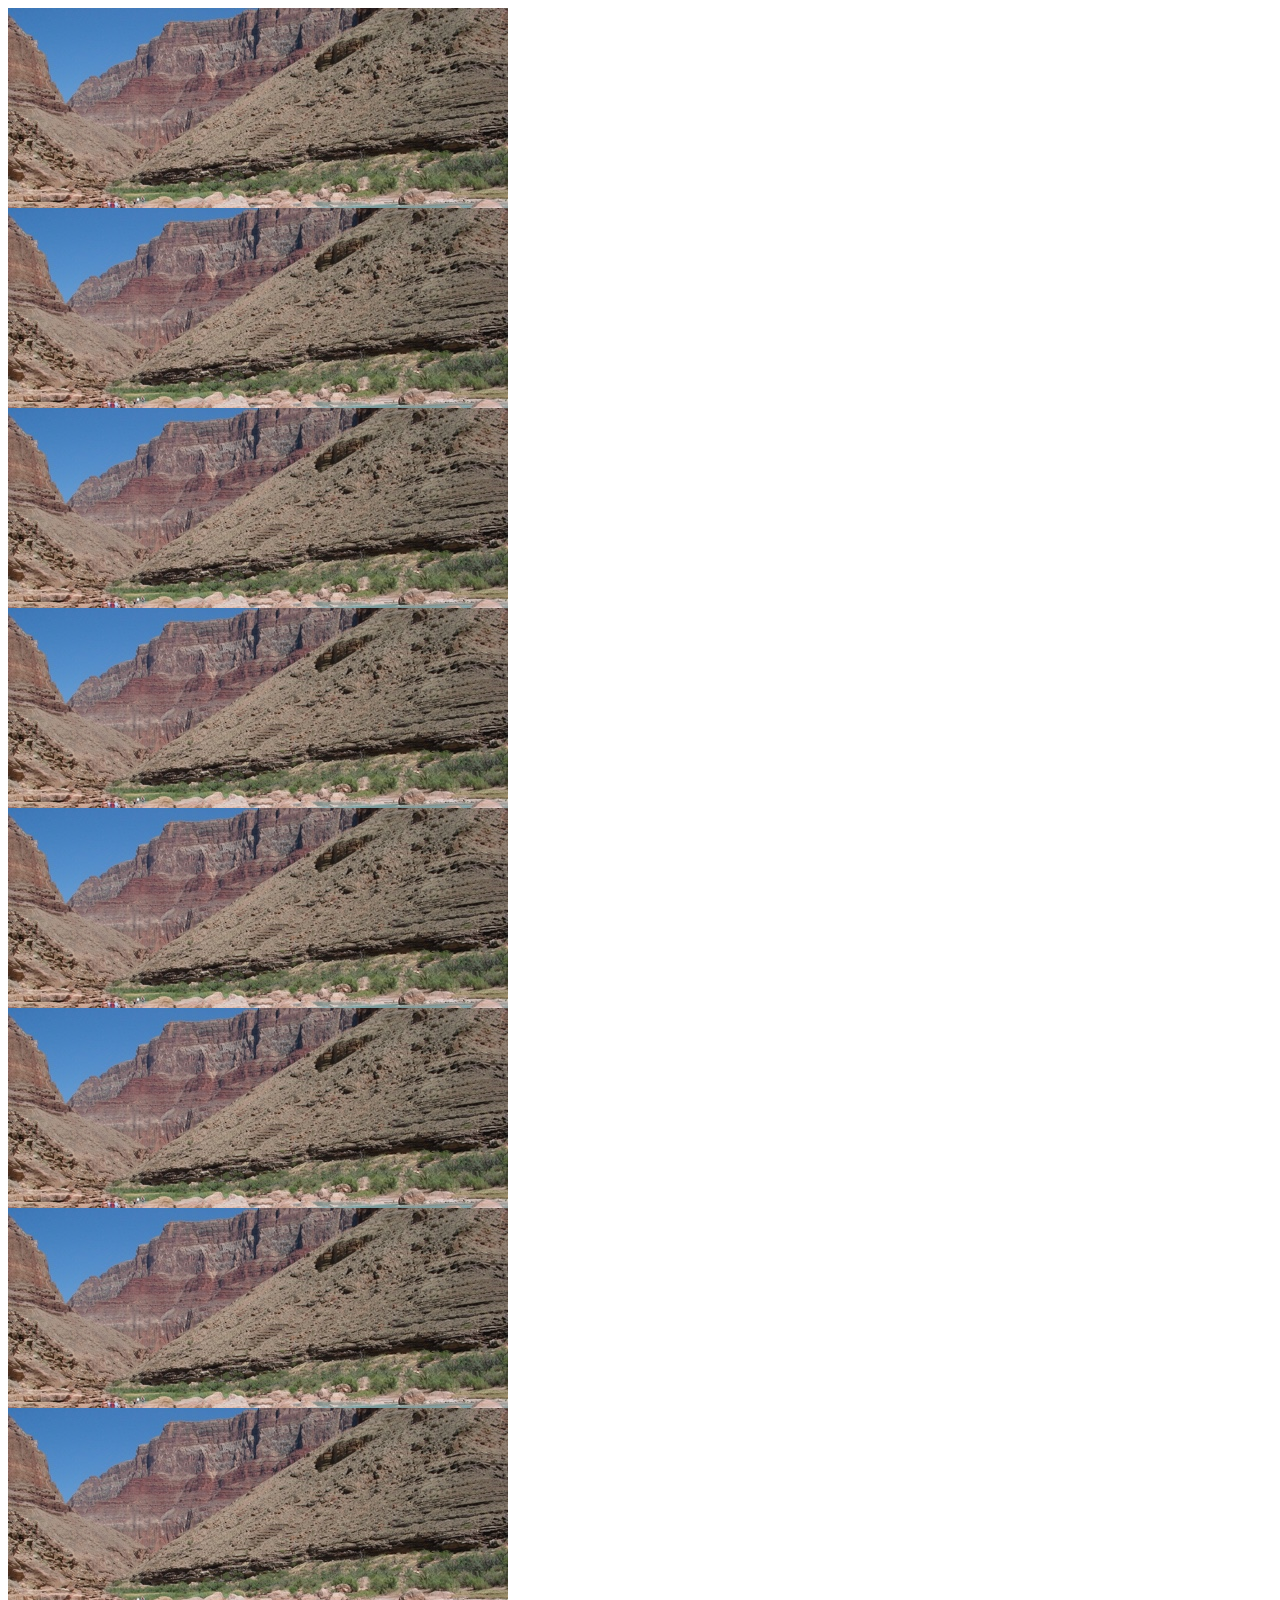
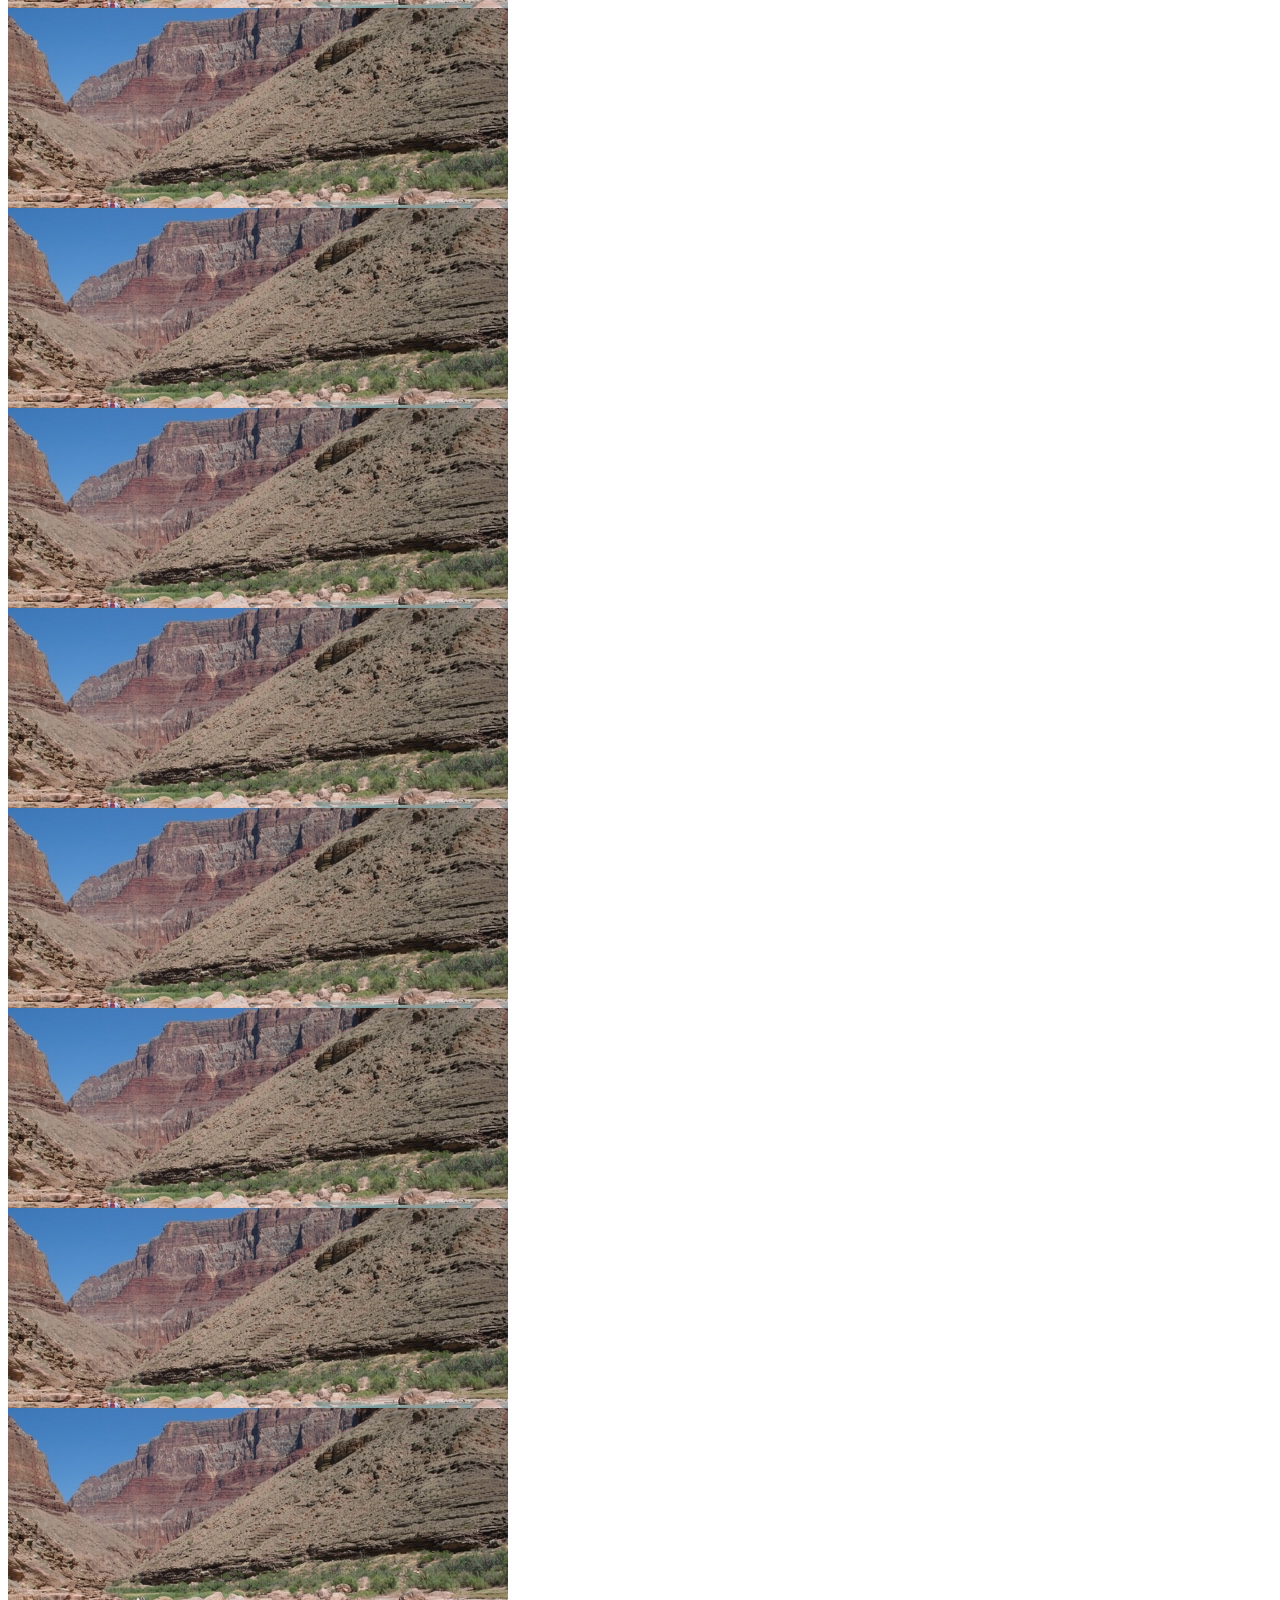
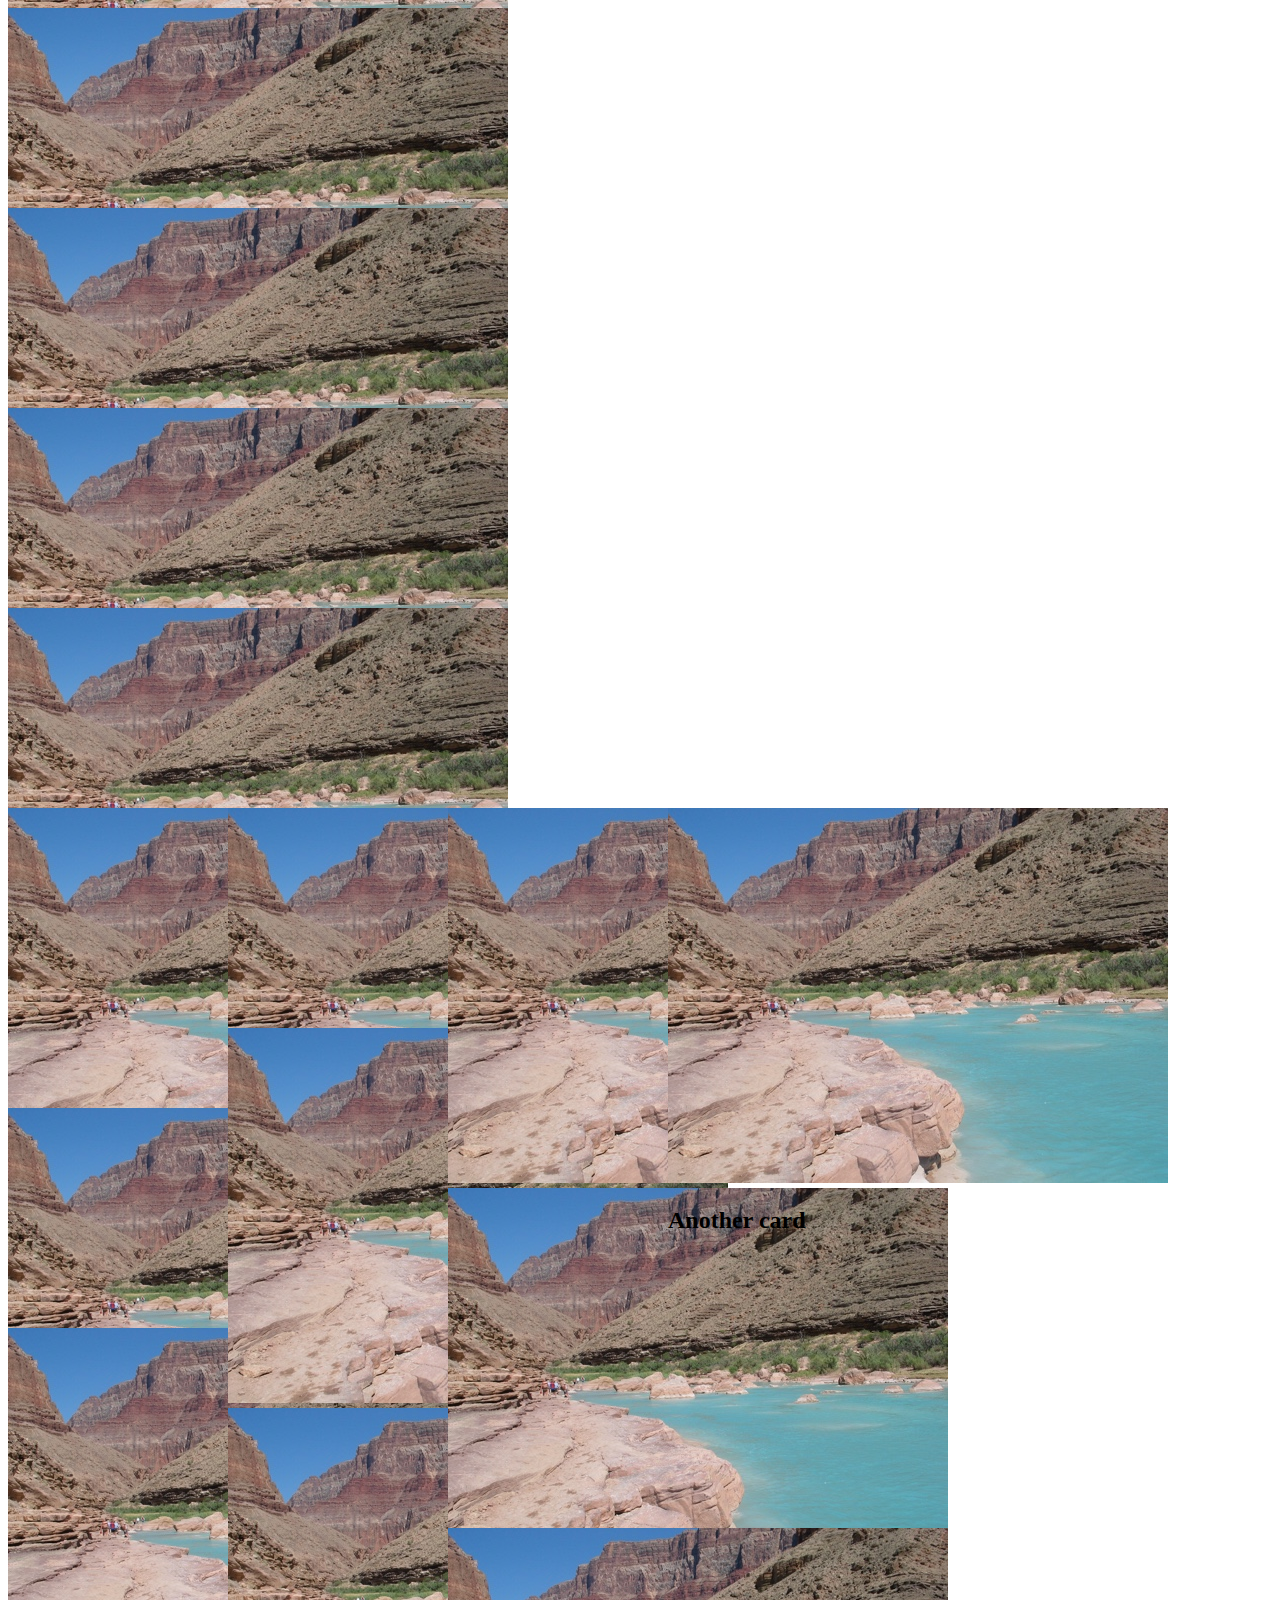
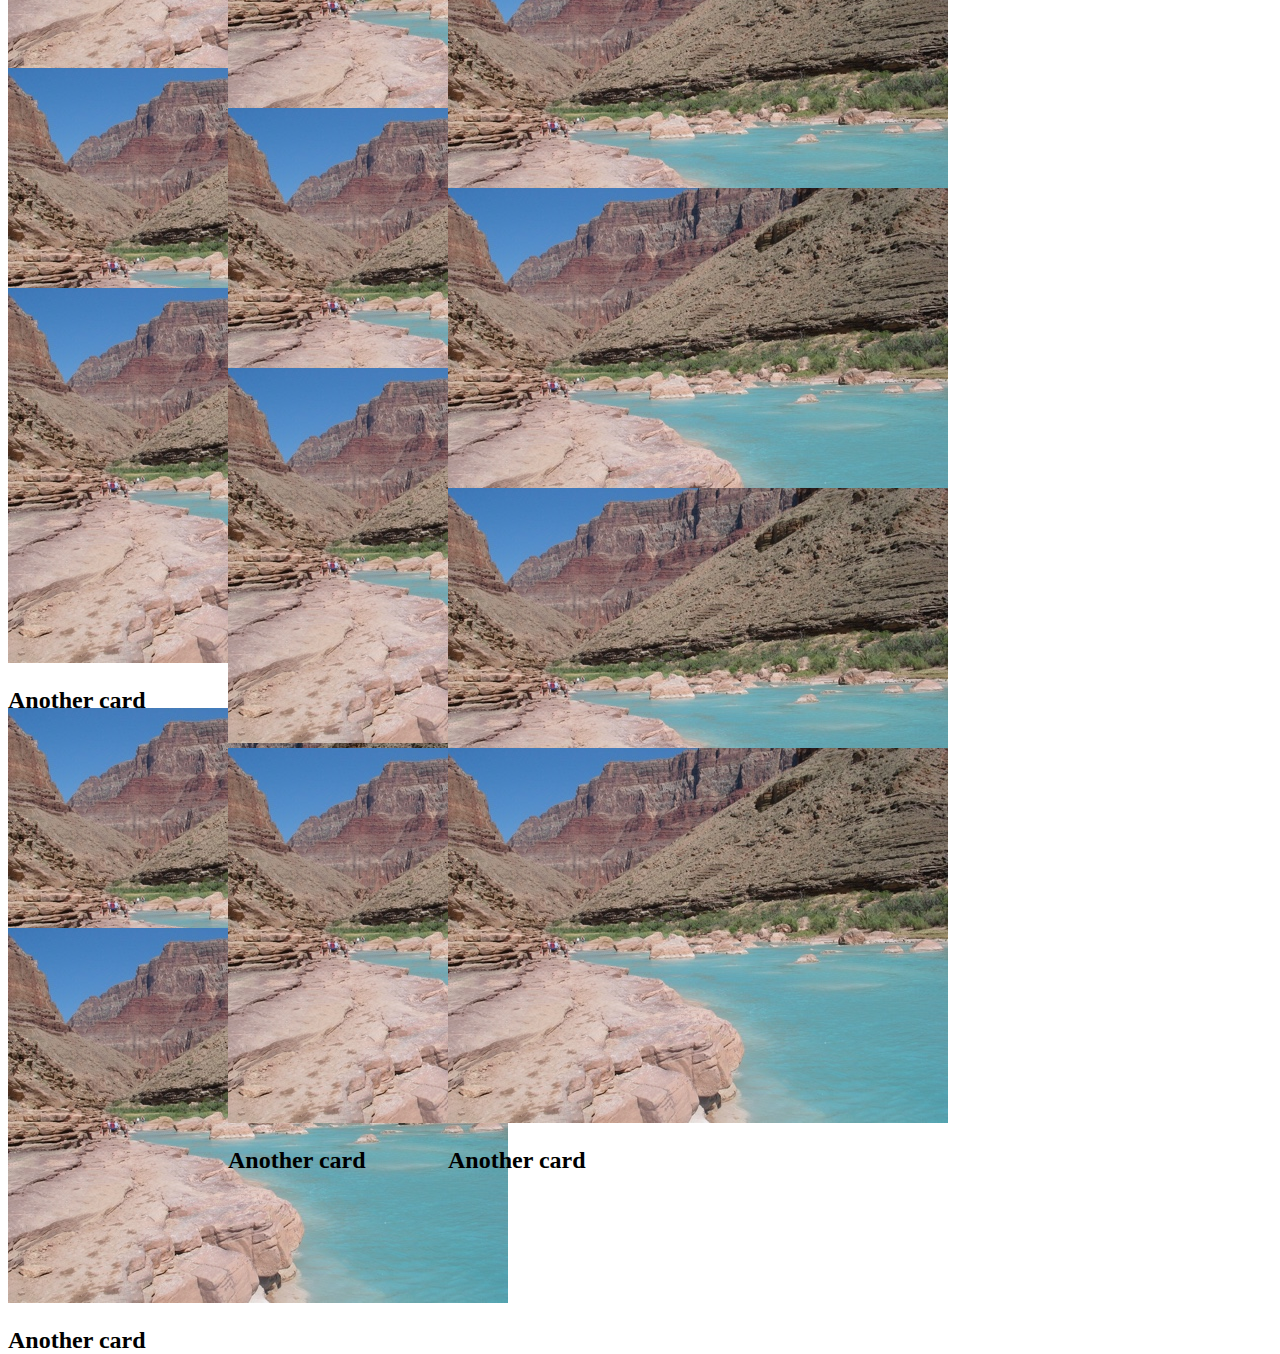
<file: week5/index.html>
<!DOCTYPE html>
<html lang="en">
  <head>
    <meta charset="UTF-8" />
    <meta http-equiv="X-UA-Compatible" content="IE=edge" />
    <meta name="viewport" content="width=device-width, initial-scale=1.0" />
    <title>Document</title>
    <link rel="stylesheet" href="styles.css" />
    <script src="main.js" defer></script>
  </head>
  <body>
    <header></header>
    <main class="card-grid">
      <section class="row-grid"></section>
      <section class="col-grid"></section>
    </main>
  </body>
</html>
</file>
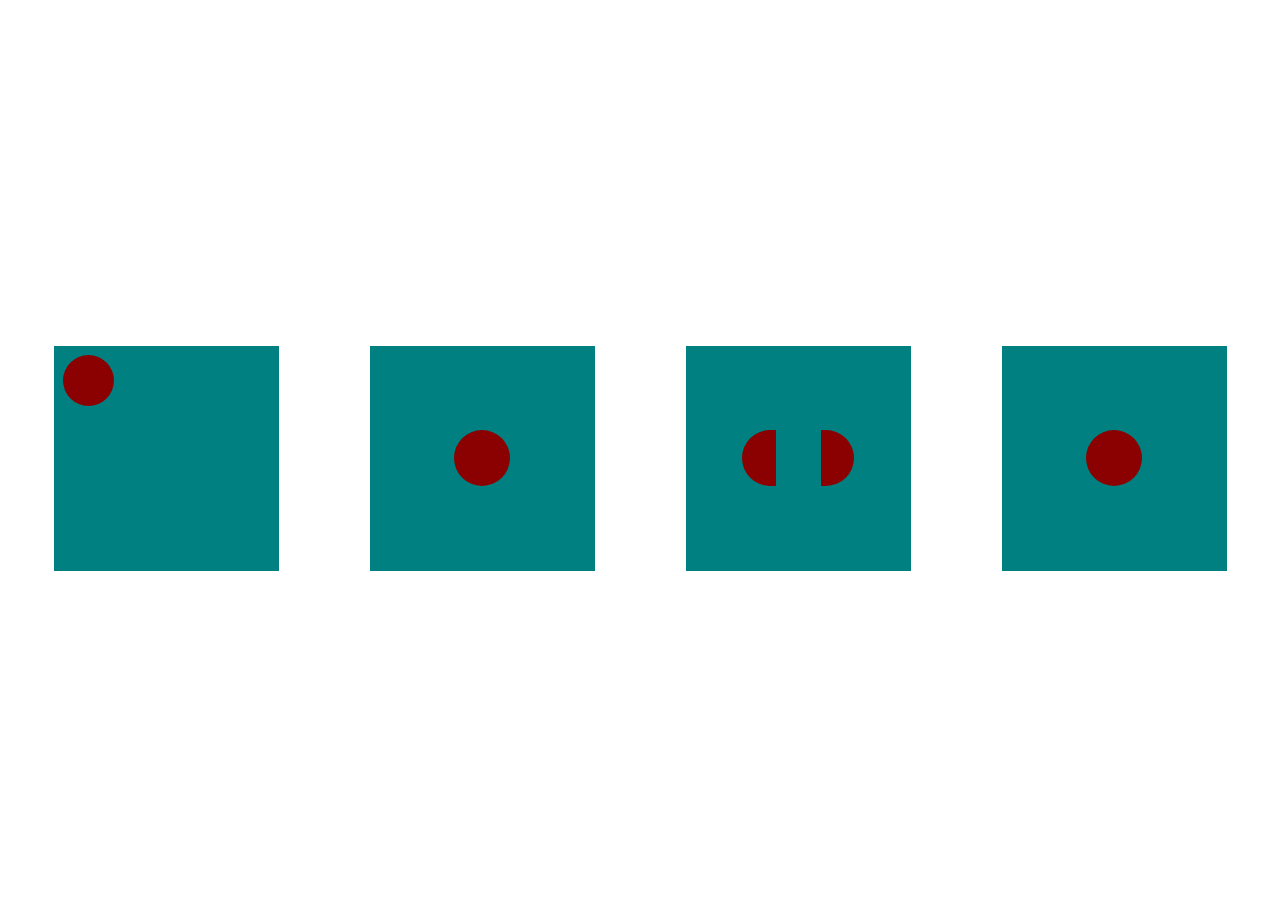
<file: 4squareAnimation/4squareAnnimations.html>
<!DOCTYPE html>
<html lang="en">
<head>
    <meta charset="UTF-8">
    <meta http-equiv="X-UA-Compatible" content="IE=edge">
    <meta name="viewport" content="width=device-width, initial-scale=1.0">
    <title>4 Square Animations</title>
    <link rel="stylesheet" href="style.css">
</head>
<body>
    <div class="container container-one">
        <div class="orbiting-circle"></div>
      </div>
      <div class="container container-two">
        <div class="morphing-circle"></div>
      </div>
      <div class="container container-three">
        <div class="splitting-circle"></div>
        <div class="splitting-circle-2"></div>
      </div>
      <div class="container container-four">
        <div class="beatingCircle"></div>
      </div>
    
</body>
</html>
</file>
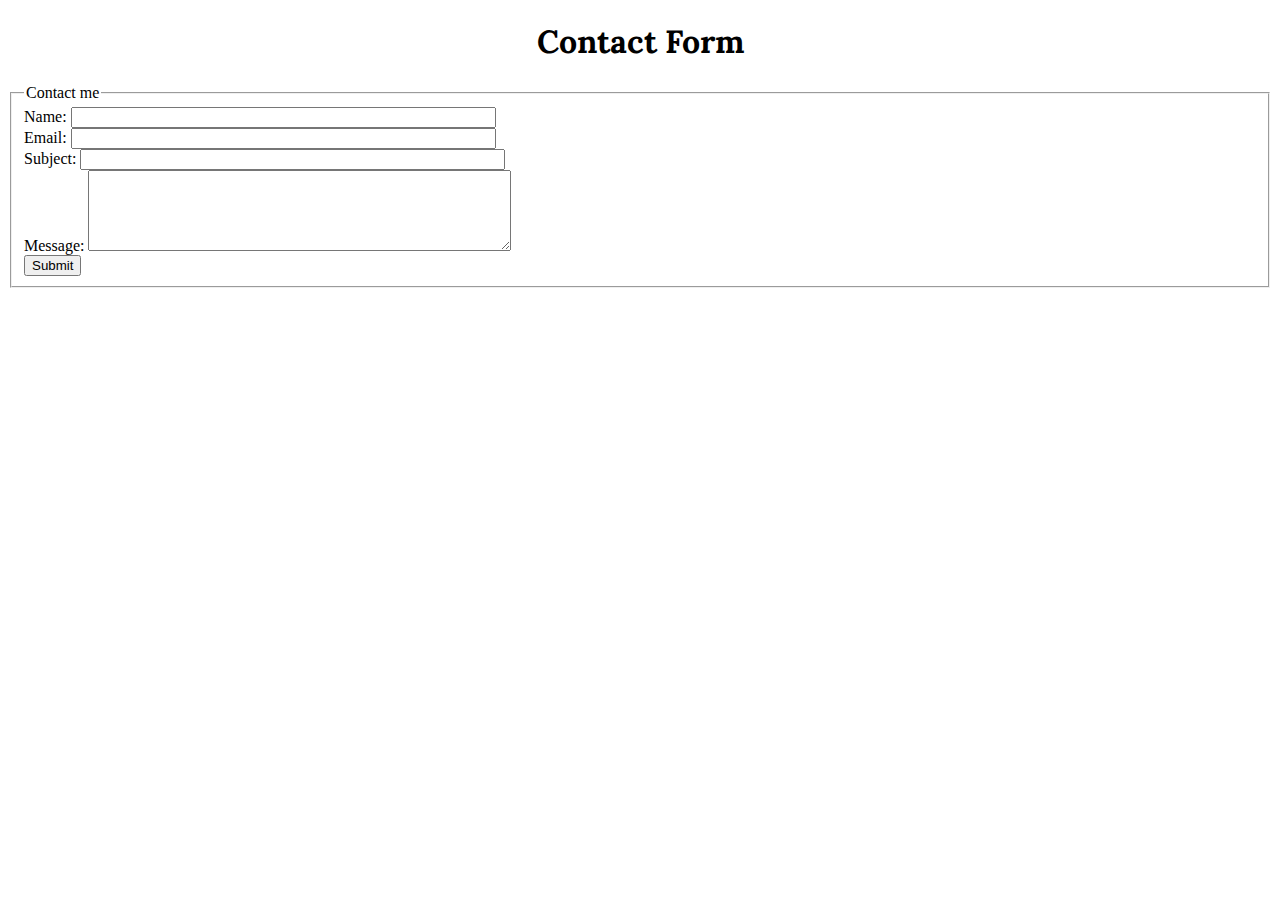
<file: first1/scss-demo.html>
<!doctype html>
      <html>
      
      <head>
          <meta charset="utf-8">
          <title>Scss Demo</title>
          <meta name="viewport" content="width=device-width, initial-scale=1">
          <link rel="stylesheet" type="text/css" href="styles.css">
      </head>
      
      <body>
          <h1>Contact Form</h1>
          <form method="post" action="#" id="contactform">
              <fieldset>
                  <legend>Contact me</legend>
                  <div>
                      <label for="name">Name:</label>
                      <input type="text" name="name" id="name" size="50">
                  </div>
                  <div>
                      <label for="email">Email:</label>
                      <input type="email" name="email" id="email" size="50">
                  </div>
                  <div>
                      <label for="subject">Subject:</label>
                      <input type="text" name="subject" id="subject" size="50">
                  </div>
                  <div>
                      <label for="message"> Message:</label>
                      <textarea name="message" id="message" cols="50" rows="5"></textarea>
                  </div>
                  <input type="submit" value="Submit">
              </fieldset>
          </form>
      </body>
      
      </html>
</file>
<file: week5/styles.css>
@import url('https://fonts.googleapis.com/css2?family=Coustard&display=swap');

.card-grid {
    display: block;
}

section.col-grid {
    display: flex;
    width: 300px;
    flex-flow: column wrap;
    height: 2000px;
    gap: 20px;
    
}
</file>
<file: 4squareAnimation/style.css>
* {
    box-sizing: border-box;
  }
  
  body {
    display: flex;
    justify-content: space-around;
    align-items: center;
  }
  
  .container {
    height: 25vmin;
    width: 25vmin;
    background-color: teal;
  }
  
  html, 
  body {
    height: 100%;
  }
  
  .container-one {
    padding: 1vmin;
  }
  
  .orbiting-circle {
    height: 25%;
    width: 25%;
    background-color: darkred;
    border-radius: 50%;
    animation: orbit 3s linear infinite;
  }
  
  @keyframes orbit {
    0% { transform: translate(0,0); }
    5% { transform: translate(0,0); }
    25% { transform: translate(300%,0%); }
    30% { transform: translate(300%,0%); }
    50% { transform: translate(300%,300%); }
    55% { transform: translate(300%,300%); }
    75% { transform: translate(0%,300%); }
    80% { transform: translate(0%,300%); }
    100% { transform: translate(0%,0%); }
  }
  
  .container-two {
    display: flex;
    justify-content: center;
    align-items: center;
  }
  
  .morphing-circle {
    height: 25%;
    width: 25%;
    background-color: darkred;
    border-radius: 50%;
    transition: border-radius .5s ease;
    background-color: .5s ease;
    transform: .5s ease .5s;
    animation: morphing-circle-square 3s linear infinite;
  }
  
  .container-two:hover .morphing-circle {
    border-radius: 0;
    background-color: white;
    transform: rotate(90deg);
  }
  
  @keyframes morphing-circle-square {
    0% {border-radius: 50%}
    25% {
      border-radius: 50%;
      background-color: darkred;
    }
    50% {
      border-radius: 0%;
      background-color: white;
      transform: rotate(0deg);
    }
    75% {
      border-radius: 0%;
      background-color: white;
      transform: rotate(90deg);
    }
    100% {
      border-radius: 50%;
      background-color: darkred;
      transform: rotate(90deg);
    }
  }
  
  .splitting-circle {
    height: 25%;
    width: 15%;
    background-color: darkred;
    border-radius: 150px 0 0 150px;
    animation: left-side 3s linear infinite;
  }
  
  @keyframes left-side {
    0% {
      transform: translate(90%,0);
    }
    25% {
      transform: translate(90%,0);
    }
    50% {
      transform: translate(0,0%);
    }
    75% {
      transform: translate(0,0%);   
    }
    100% {
      transform: translate(90%,0);
    }
  }
  
  @keyframes right-side {
    0% {
      transform: translate(-70%,0);
    }
    25% {
      transform: translate(-70%,0);
    }
    50% {
      transform: translate(0,0);
    }
    75% {
      transform: translate(0,0);
    }
    100% {
      transform: translate(-70%,0);
    }
  }
  
  
  .splitting-circle-2 {
    height: 25%;
    width: 15%;
    background-color: darkred;
    border-radius: 0 150px 150px 0;
    margin-left: 20%;
    animation: right-side 3s linear infinite;
  }
  
  .container-three, 
  .container-four {
    display: flex;
    justify-content: center;
    align-items: center;
  }
  
  .beatingCircle {
    height: 25%;
    width: 25%;
    background-color: darkred;
    border-radius: 50%;
    transform: scale(1);
    animation: beat-circle 1.5s ease-out infinite;
  }
  
  
  @keyframes beat-circle {
    0% {
      transform: scale(1);
    }
    10% {
      transform: scale(1.4);
    }
    20% {
      transform: scale(1);
    }
    30% {
      transform: scale(1.4);
    }
    40% {
      transform: scale(1);
    }
    50% {
      transform: scale(1);
    }
    60% {
      transform: scale(1);
    }
    70% {
      transform: scale(1);
    }
    80% {
      transform: scale(1);
    }
    90% {
      transform: scale(1);
    }
    100% {
      transform: scale(1);
    }
  }
</file>
<file: first1/styles.css>
@import url("https://fonts.googleapis.com/css2?family=Lora:wght@500&display=swap");
h1 {
  font-family: "Lora", serif;
  text-align: center;
}

h1 a {
  color: black;
  font-size: 1.5em;
}

nav ul {
  display: -webkit-box;
  display: -ms-flexbox;
  display: flex;
  -webkit-box-orient: vertical;
  -webkit-box-direction: normal;
      -ms-flex-direction: column;
          flex-direction: column;
  -webkit-box-align: center;
      -ms-flex-align: center;
          align-items: center;
  list-style: none;
  text-transform: uppercase;
  border-top: #d0d0d0 1px solid;
  border-bottom: #d0d0d0 1px solid;
  padding-top: .5em;
  padding-bottom: .5em;
  line-height: 2em;
}

nav ul li a {
  color: gray;
}

.post-content h2 a {
  color: gray;
}

p {
  font-family: "Helvetica", "Arial", sans-serif;
  color: #333;
}

a {
  text-decoration: none;
}

a:hover {
  color: #00ddff;
}

a:visited {
  color: #666;
}

a:active {
  color: #DEB887;
}

.post-date {
  font-family: "Lora", serif;
  font-size: 1.3em;
  text-transform: uppercase;
  text-align: right;
  border-bottom: #d0d0d0 1px solid;
  padding-top: 2em;
  padding-bottom: .5em;
}

@media only screen and (min-width: 1028px) {
  nav ul {
    display: -webkit-box;
    display: -ms-flexbox;
    display: flex;
    -webkit-box-orient: horizontal;
    -webkit-box-direction: normal;
        -ms-flex-direction: row;
            flex-direction: row;
    -webkit-box-pack: right;
        -ms-flex-pack: right;
            justify-content: right;
  }
  nav ul li {
    font-size: 2em;
    margin: .5em;
  }
  article {
    display: -ms-grid;
    display: grid;
    -ms-grid-columns: 1fr 3fr;
        grid-template-columns: 1fr 3fr;
  }
  .post-content {
    display: -webkit-box;
    display: -ms-flexbox;
    display: flex;
    -webkit-box-orient: vertical;
    -webkit-box-direction: normal;
        -ms-flex-direction: column;
            flex-direction: column;
    -webkit-box-pack: right;
        -ms-flex-pack: right;
            justify-content: right;
    border-left: #d0d0d0 1px solid;
    padding-top: 1.2em;
    padding-left: 1em;
    border-bottom: #d0d0d0 1px solid;
  }
  .post-date {
    padding-right: 1em;
  }
}
/*# sourceMappingURL=styles.css.map */
</file>
